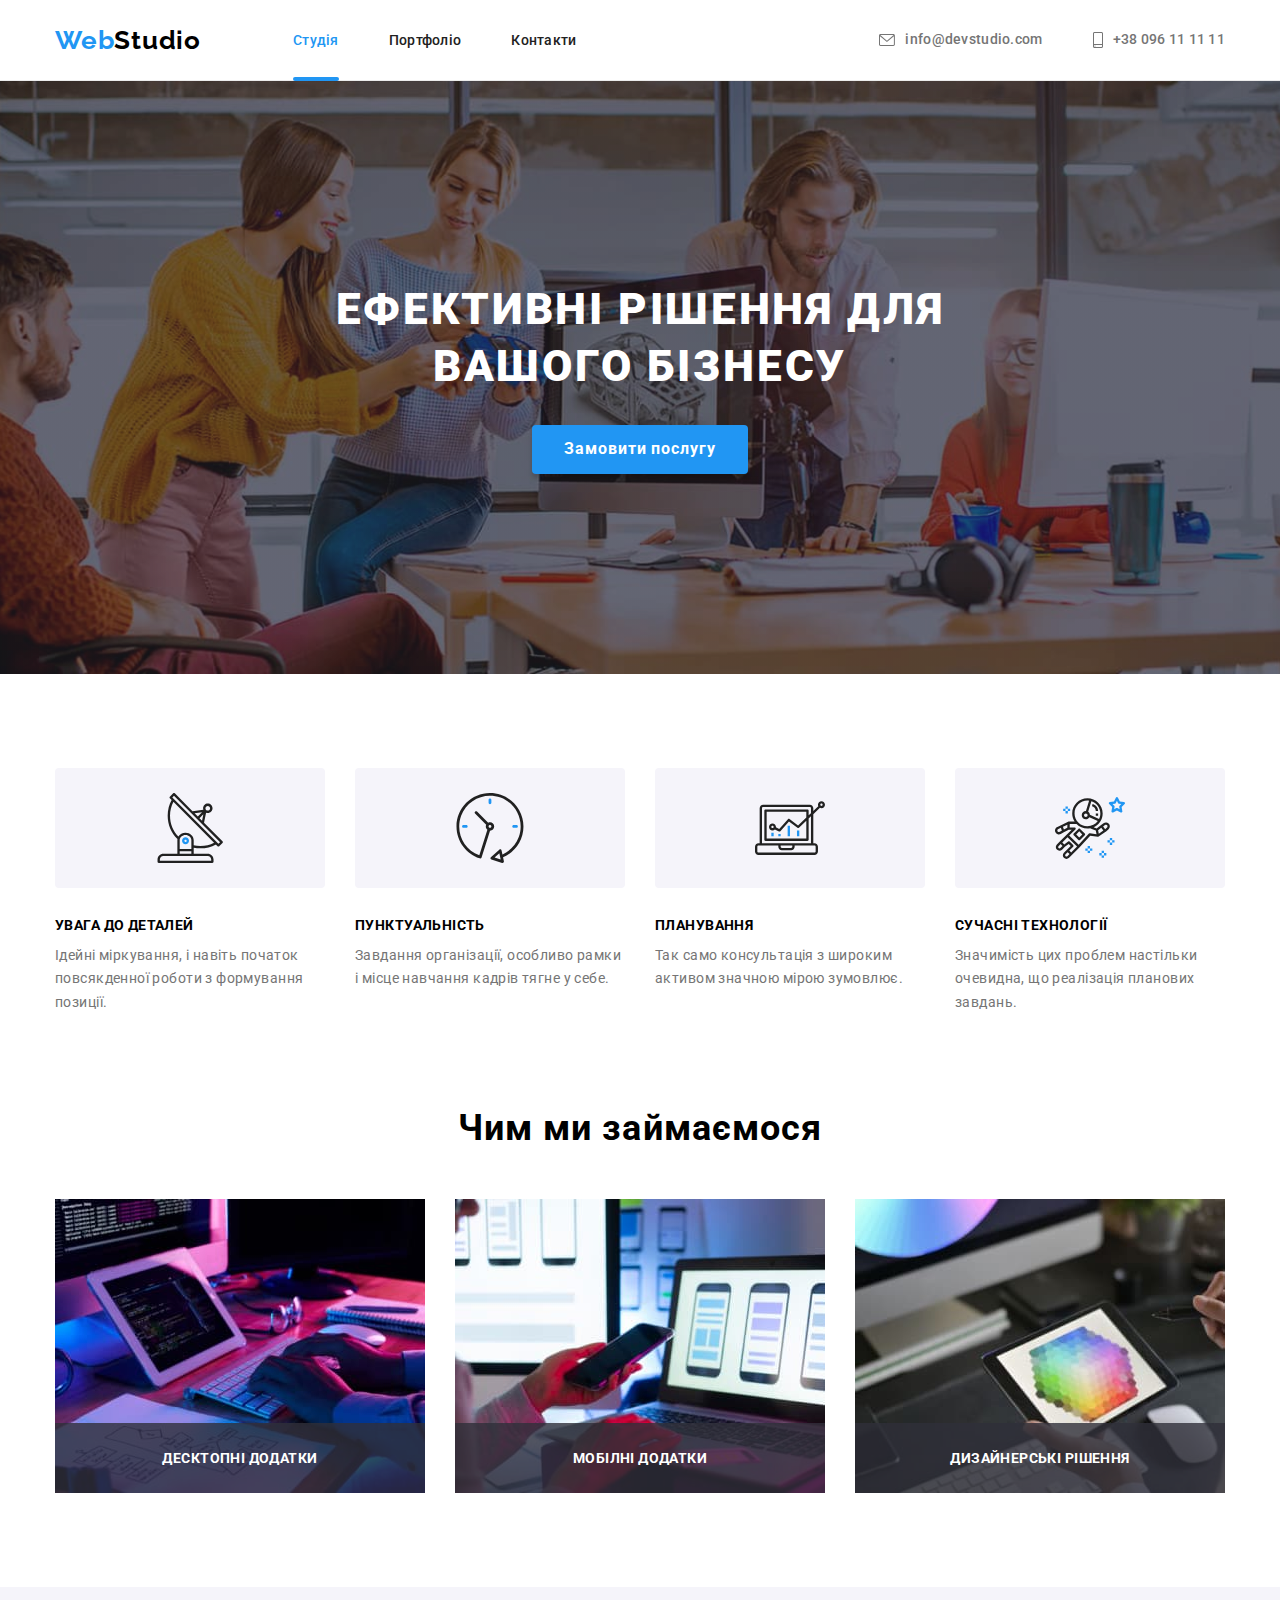
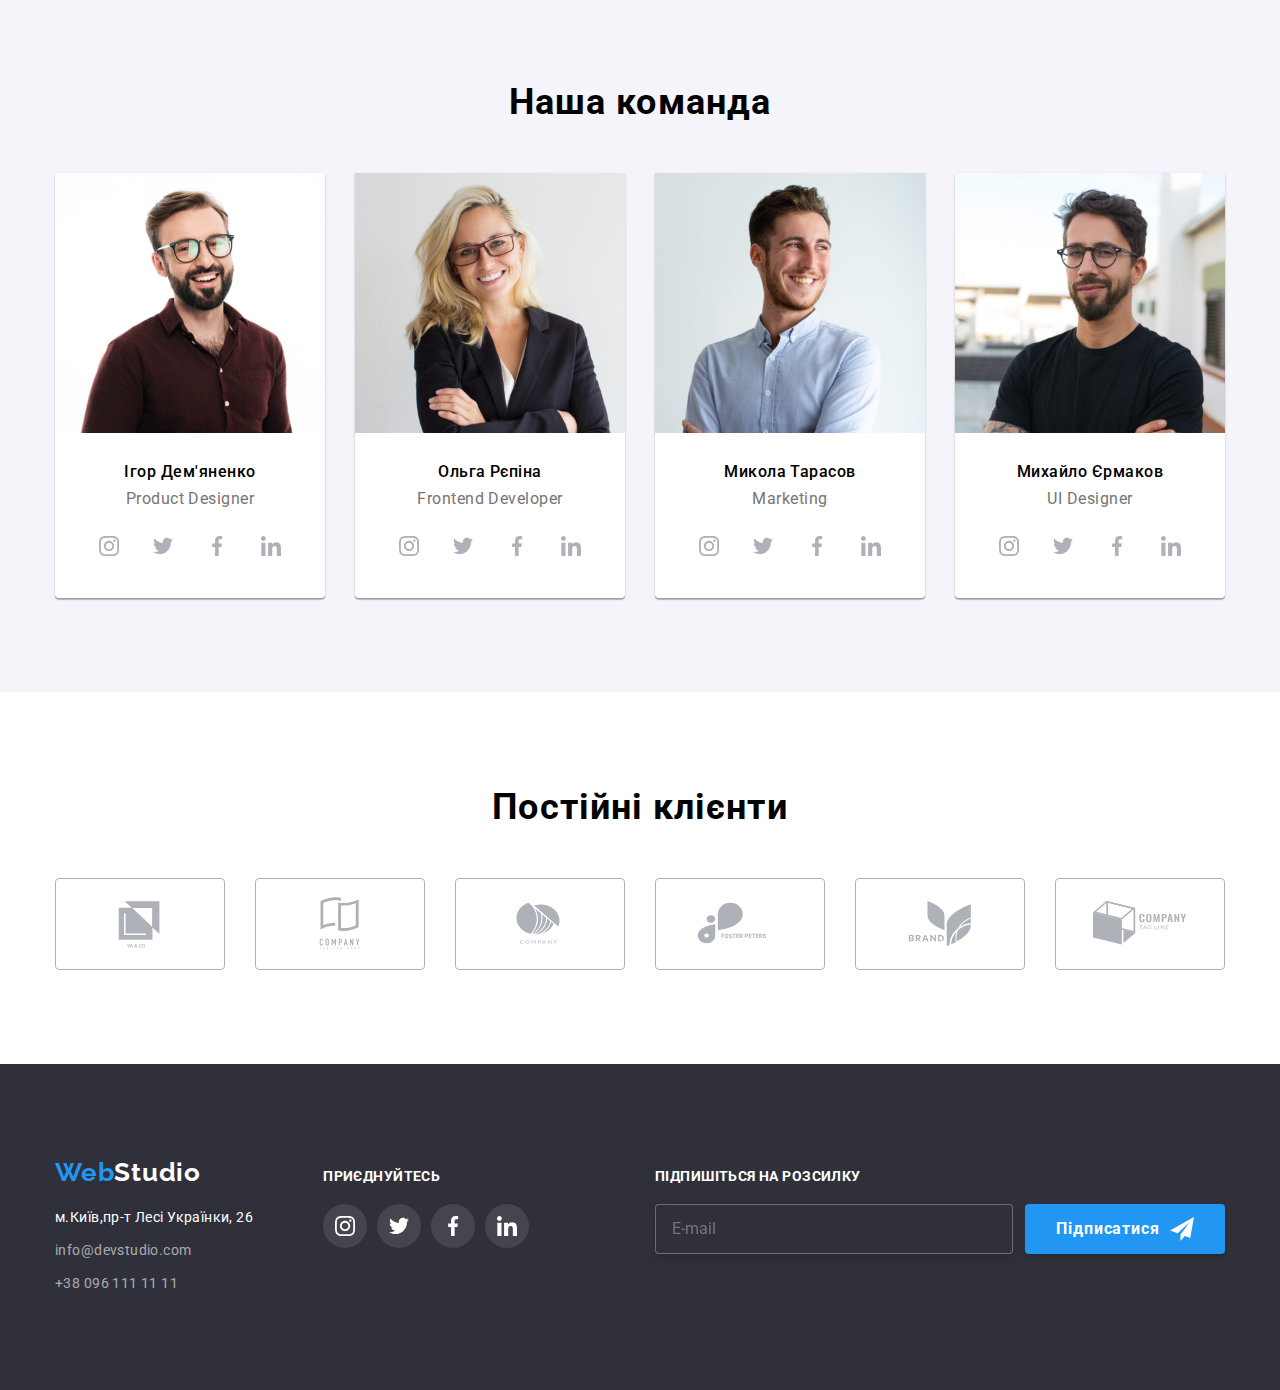
<file: index.html>
<!DOCTYPE html>
<html lang="uk">

<head>
    <meta charset="UTF-8">
    <meta http-equiv="X-UA-Compatible" content="IE=edge">
    <meta name="viewport" content="width=device-width, initial-scale=1.0">
    <link rel="preconnect" href="https://fonts.googleapis.com">
    <link rel="preconnect" href="https://fonts.gstatic.com" crossorigin>
    <link
        href="https://fonts.googleapis.com/css2?family=Raleway:wght@700&family=Roboto:wght@400;500;700;900&display=swap"
        rel="stylesheet">
    <link rel="stylesheet"
        href="https://cdnjs.cloudflare.com/ajax/libs/modern-normalize/1.0.0/modern-normalize.min.css" />
    <title>Студія</title>

    <link rel="stylesheet" href="styles/styles.css">

</head>


<body>

    <!--Верхушка сайта-->
    <header class="header">

        <div class="container header-container">
            <a class="site-logo" href="index.html"> <span class="logo-web">Web</span>Studio</a>

            <!--Навигация на другие страницы-->
            <nav>
                <ul class="site-nav-list">
                    <li class="site-nav-item">
                        <a href="index.html" class="nav-link current">Студія</a>
                    </li>
                    <li class="site-nav-item">
                        <a href="portfolio.html" class="nav-link">Портфоліо</a>
                    </li>
                    <li class="site-nav-item">
                        <a href="/" class="nav-link">Контакти</a>
                    </li>

                </ul>

            </nav>

            <!--Контакты-->
            <ul class="site-contacts-list">
                <li class="site-contacts-item">
                    <a href="mailto:info@devstudio.com" class="contacts">
                        <svg width="16" height="12">
                            <use href="./image/icons.svg#envelope"></use>
                        </svg>
                        info@devstudio.com
                    </a>
                </li>
                <li class="site-contacts-item">

                    <a href="tel:+380961111111" class="contacts">
                        <svg width="10" height="16">
                            <use href="./image/icons.svg#smartphone"></use>
                        </svg>
                        +38 096 11 11 11
                    </a>
                </li>
            </ul>
        </div>

    </header>

    <!--Основная часть сайта-->
    <main>

        <!--Герой-->
        <section class="hero">
            <div class="container hero-container">
                <h1 class="hero-text">Ефективні рішення для вашого бізнесу</h1>
                <button type="button" class="hero-button" data-modal-open>Замовити послугу</button>
            </div>
        </section>

        <!--Преимущества-->
        <section class="section">
            <div class="container">
                <h2 class="visually-hidden">Плюси</h2>

                <ul class="plus-list">
                    <li class="plus-list-item">
                        <div class="plus-header">
                            <svg class="icon-antenna" width="70" height="70">
                                <use href="./image/icons.svg#antenna"></use>
                            </svg>
                        </div>
                        <h3 class="plus-list-tittle">УВАГА ДО ДЕТАЛЕЙ</h3>
                        <p class="plus-list-discription">Ідейні міркування, і навіть початок повсякденної роботи з
                            формування
                            позиції.
                        </p>
                    </li>
                    <li class="plus-list-item">
                        <div class="plus-header">
                            <svg class="icon-clock" width="70" height="70">
                                <use href="./image/icons.svg#clock"></use>
                            </svg>
                        </div>
                        <h3 class="plus-list-tittle">ПУНКТУАЛЬНІСТЬ</h3>
                        <p class="plus-list-discription">Завдання організації, особливо рамки і місце навчання кадрів
                            тягне у
                            себе.
                        </p>
                    </li>
                    <li class="plus-list-item ">
                        <div class="plus-header">
                            <svg class="icon-diagram" width="70" height="70">
                                <use href="./image/icons.svg#diagram"></use>
                            </svg>
                        </div>
                        <h3 class="plus-list-tittle">ПЛАНУВАННЯ</h3>
                        <p class="plus-list-discription">Так само консультація з широким активом значною мірою зумовлює.
                        </p>

                    </li>
                    <li class="plus-list-item">
                        <div class="plus-header">
                            <svg class="icon-astronaut" width="70" height="70">
                                <use href="./image/icons.svg#astronaut"></use>
                            </svg>
                        </div>
                        <h3 class="plus-list-tittle">СУЧАСНІ ТЕХНОЛОГІЇ</h3>
                        <p class="plus-list-discription">Значимість цих проблем настільки очевидна, що реалізація
                            планових
                            завдань.
                        </p>
                    </li>
                </ul>
            </div>
        </section>


        <!--Чем мы занимаемся-->
        <section class="mission">
            <div class="container">
                <h2 class="mission-tittle">Чим ми займаємося</h2>

                <ul class="mission-list">
                    <li class="mission-list-item">
                        <div class="mission-thumb">
                            <img class="mission-thumb-img" src="image/keyboard.jpg" alt="Десктопні додатки" width="370"
                                height="294">
                            <h3 class="mission-thumb-text">Десктопні додатки</h3>
                        </div>
                    </li>
                    <li class="mission-list-item">
                        <div class="mission-thumb">
                            <img class="mission-thumb-img" src="image/phone.jpg" alt="Мобілні додатки" width="370"
                                height="294">
                            <h3 class="mission-thumb-text">Мобілні додатки</h3>
                        </div>
                    </li>
                    <li class="mission-list-item">
                        <div class="mission-thumb">
                            <img class="mission-thumb-img" src="image/ipad.jpg" alt="Дизайнерські рішення" width="370"
                                height="294">
                            <h3 class="mission-thumb-text">Дизайнерські рішення</h3>
                        </div>
                    </li>
                </ul>
            </div>

        </section>

        <!--Наша команда-->
        <section class="section team">
            <div class="container">
                <h2 class="team-tittle">Наша команда</h2>
                <ul class="team-list">
                    <li class="team-list-card">
                        <img src="image/imgigor.jpg" alt="фото" width="270" height="260">
                        <div class="team-card-content">
                            <h3 class="team-name">Ігор Дем'яненко</h3>
                            <p class="team-job" lang="en">Product Designer</p>
                            <ul class="team-social-list">
                                <li>
                                    <a href="" class="team-social-link">
                                        <svg class="team-social-icon" width="20" height="20">
                                            <use href="./image/icons.svg#instagram"></use>
                                        </svg>
                                    </a>
                                </li>
                                <li>
                                    <a href="" class="team-social-link">
                                        <svg class="team-social-icon" width="20" height="20">
                                            <use href="./image/icons.svg#twitter"></use>
                                        </svg>
                                    </a>
                                </li>
                                <li>
                                    <a href="" class="team-social-link">
                                        <svg class="team-social-icon" width="20" height="20">
                                            <use href="./image/icons.svg#facebook"></use>
                                        </svg>
                                    </a>
                                </li>
                                <li>
                                    <a href="" class="team-social-link">
                                        <svg class="team-social-icon" width="20" height="20">
                                            <use href="./image/icons.svg#linkedin"></use>
                                        </svg>
                                    </a>
                                </li>
                            </ul>
                        </div>
                    </li>
                    <li class="team-list-card">
                        <img src="image/imgolga.jpg" alt="фото" width="270" height="260">
                        <div class="team-card-content">
                            <h3 class="team-name">Ольга Рєпіна</h3>
                            <p class="team-job" lang="en">Frontend Developer</p>
                            <ul class="team-social-list">
                                <li>
                                    <a href="" class="team-social-link">
                                        <svg class="team-social-icon" width="20" height="20">
                                            <use href="./image/icons.svg#instagram"></use>
                                        </svg>
                                    </a>
                                </li>
                                <li>
                                    <a href="" class="team-social-link">
                                        <svg class="team-social-icon" width="20" height="20">
                                            <use href="./image/icons.svg#twitter"></use>
                                        </svg>
                                    </a>
                                </li>
                                <li>
                                    <a href="" class="team-social-link">
                                        <svg class="team-social-icon" width="20" height="20">
                                            <use href="./image/icons.svg#facebook"></use>
                                        </svg>
                                    </a>
                                </li>
                                <li>
                                    <a href="" class="team-social-link">
                                        <svg class="team-social-icon" width="20" height="20">
                                            <use href="./image/icons.svg#linkedin"></use>
                                        </svg>
                                    </a>
                                </li>
                            </ul>
                        </div>
                    </li>
                    <li class="team-list-card">
                        <img src="image/imgmikola.jpg" alt="фото" width="270" height="260">
                        <div class="team-card-content">
                            <h3 class="team-name">Микола Тарасов</h3>
                            <p class="team-job" lang="en">Marketing</p>
                            <ul class="team-social-list">
                                <li>
                                    <a href="" class="team-social-link">
                                        <svg class="team-social-icon" width="20" height="20">
                                            <use href="./image/icons.svg#instagram"></use>
                                        </svg>
                                    </a>
                                </li>
                                <li>
                                    <a href="" class="team-social-link">
                                        <svg class="team-social-icon" width="20" height="20">
                                            <use href="./image/icons.svg#twitter"></use>
                                        </svg>
                                    </a>
                                </li>
                                <li>
                                    <a href="" class="team-social-link">
                                        <svg class="team-social-icon" width="20" height="20">
                                            <use href="./image/icons.svg#facebook"></use>
                                        </svg>
                                    </a>
                                </li>
                                <li>
                                    <a href="" class="team-social-link">
                                        <svg class="team-social-icon" width="20" height="20">
                                            <use href="./image/icons.svg#linkedin"></use>
                                        </svg>
                                    </a>
                                </li>
                            </ul>
                        </div>
                    </li>
                    <li class="team-list-card">
                        <img src="image/imgmisha.jpg" alt="фото" width="270" height="260">
                        <div class="team-card-content">
                            <h3 class="team-name">Михайло Єрмаков</h3>
                            <p class="team-job" lang="en">UI Designer</p>
                            <ul class="team-social-list">
                                <li>
                                    <a href="" class="team-social-link">
                                        <svg class="team-social-icon" width="20" height="20">
                                            <use href="./image/icons.svg#instagram"></use>
                                        </svg>
                                    </a>
                                </li>
                                <li>
                                    <a href="" class="team-social-link">
                                        <svg class="team-social-icon" width="20" height="20">
                                            <use href="./image/icons.svg#twitter"></use>
                                        </svg>
                                    </a>
                                </li>
                                <li>
                                    <a href="" class="team-social-link">
                                        <svg class="team-social-icon" width="20" height="20">
                                            <use href="./image/icons.svg#facebook"></use>
                                        </svg>
                                    </a>
                                </li>
                                <li>
                                    <a href="" class="team-social-link">
                                        <svg class="team-social-icon" width="20" height="20">
                                            <use href="./image/icons.svg#linkedin"></use>
                                        </svg>
                                    </a>
                                </li>
                            </ul>
                        </div>
                    </li>

                </ul>
            </div>

        </section>

        <!-- Партнёры -->
        <section class="section partners">
            <div class="container">
                <h2 class="partners-tittle">Постійні клієнти</h2>
                <ul class="partners-list">
                    <li class="partners-list-item">
                        <a href="" class="partners-link">
                            <svg width="106" height="60" class="partners-icon">
                                <use href="./image/icons.svg#company0"></use>
                            </svg>
                        </a>
                    </li>
                    <li class="partners-list-item">
                        <a href="" class="partners-link">
                            <svg width="106" height="60" class="partners-icon">
                                <use href="./image/icons.svg#company1"></use>
                            </svg>
                        </a>
                    </li>
                    <li class="partners-list-item">
                        <a href="" class="partners-link">
                            <svg width="106" height="60" class="partners-icon">
                                <use href="./image/icons.svg#company2"></use>
                            </svg>
                        </a>
                    </li>
                    <li class="partners-list-item">
                        <a href="" class="partners-link">
                            <svg width="106" height="60" class="partners-icon">
                                <use href="./image/icons.svg#company3"></use>
                            </svg>
                        </a>
                    </li>
                    <li class="partners-list-item">
                        <a href="" class="partners-link">
                            <svg width="106" height="60" class="partners-icon">
                                <use href="./image/icons.svg#company4"></use>
                            </svg>
                        </a>
                    </li>
                    <li class="partners-list-item">
                        <a href="" class="partners-link">
                            <svg width="106" height="60" class="partners-icon">
                                <use href="./image/icons.svg#company5"></use>
                            </svg>
                        </a>
                    </li>
                </ul>
            </div>
        </section>
    </main>

    <!--Попка сайта-->
    <footer class="section footer">

        <div class="container footer-container">
            <div class="footer-contacts-box">
                <a class="footer-logo" href="index.html"> <span class="logo-web">Web</span>Studio</a>
                <address class="address">
                    <ul class="footer-list">
                        <li class="footer-list-item">
                            <a href="https://goo.gl/maps/LkYmeQknonZ3vXYK6" target="_blank" rel="noopener noreferrer"
                                class="map">м.Київ,пр-т Лесі Українки, 26</a>
                        </li>
                        <li class="footer-list-item">
                            <a href="mailto:info@devstudio.com" class="footer-contacts">info@devstudio.com</a>
                        </li>
                        <li class="footer-list-item">
                            <a href="tel:+380961111111" class="footer-contacts">+38 096 111 11 11</a>
                        </li>
                    </ul>
                </address>
            </div>

            <div class="footer-social">
                <p class="footer-social-tittle">приєднуйтесь</p>
                <ul class="footer-social-list">
                    <li>
                        <a href="" class="footer-social-link">
                            <svg width="20" height="20" class="footer-social-icon">
                                <use href="./image/icons.svg#instagram"></use>
                            </svg>
                        </a>
                    </li>
                    <li>
                        <a href="" class="footer-social-link">
                            <svg width="20" height="20" class="footer-social-icon">
                                <use href="./image/icons.svg#twitter"></use>
                            </svg>
                        </a>
                    </li>
                    <li>
                        <a href="" class="footer-social-link">
                            <svg width="20" height="20" class="footer-social-icon">
                                <use href="./image/icons.svg#facebook"></use>
                            </svg>
                        </a>
                    </li>
                    <li>
                        <a href="" class="footer-social-link">
                            <svg width="20" height="20" class="footer-social-icon">
                                <use href="./image/icons.svg#linkedin"></use>
                            </svg>
                        </a>
                    </li>
                </ul>
            </div>

            <div class="footer-form">
                <p class="footer-social-tittle">Підпишіться на розсилку</p>
                <div class="subscribe-form-box">
                    <form class="subscribe-form" name="subscribe" autocomplete="on">
                        <input class="subscribe-input" type="email" name="email" placeholder="E-mail" required>
                        <button class="subscribe-button" type="submit">Підписатися
                            <svg width="24" height="24">
                                <use href="./image/icons.svg#telegram"></use>
                            </svg>
                        </button>
                    </form>

                </div>
            </div>
        </div>
    </footer>

    <!-- Modal -->
    <div class="backdrop is-hidden" data-modal>
        <div class="modal">
            <button class="close-modal" data-modal-close>
                <svg class="icon-close-modal" width="18" height="18">
                    <use href="./image/icons.svg#close-modal"></use>
                </svg>
            </button>

            <p class="modal-title">Залиште свої дані, ми вам передзвонимо</p>
            <form class="recall-form" name="recall" autocomplete="on" novalidate>

                <div class="recall-box">
                    <label class="recall-label" for="name">Ім'я</label>
                    <input class="recall-input" id="name" type="text" name="name">
                    <svg class="icon-recall" width="18" height="18">
                        <use href="./image/icons.svg#modal-person"></use>
                    </svg>
                </div>
                <div class="recall-box">
                    <label class="recall-label" for="recall-number">Телефон</label>
                    <input class="recall-input" id="recall-number" type="tel" name="recall-number">
                    <svg class="icon-recall" width="18" height="18">
                        <use href="./image/icons.svg#modal-phone"></use>
                    </svg>
                </div>
                <div class="recall-box">
                    <label class="recall-label" for="recall-email">Пошта</label>
                    <input class="recall-input" id="recall-email" type="email" name="recall-email">
                    <svg class="icon-recall" width="18" height="18">
                        <use href="./image/icons.svg#modal-envelope"></use>
                    </svg>
                </div>
                <div class="recall-box">
                    <label class="recall-label" for="comment">Коментар</label>
                    <textarea class="recall-comment" name="comment" id="comment" cols="30" rows="8"
                        placeholder="Введіть текст"></textarea>
                </div>
                <div class="recall-checkbox">
                    <input class="checkbox-input visually-hidden" type="checkbox" name="checkbox" id="checkbox">
                    <label class="checkbox-label" for="checkbox">
                        <svg class="ok-icon" width="16" height="15">
                            <use href=" ./image/icons.svg#checkbox-checked"></use>
                        </svg>
                        <span class="privacy-text">Погоджуюся з розсилкою та приймаю <a class="privacy-link"
                                href="">Умови
                                договору</a></span></label>
                </div>
                <div class="submit-button-box">
                    <button class="modal-submit-button" type="submit">Відправити</button>

                </div>
            </form>
        </div>
    </div>

    <script src="./js/modal.js"></script>
</body>

</html>
</file>
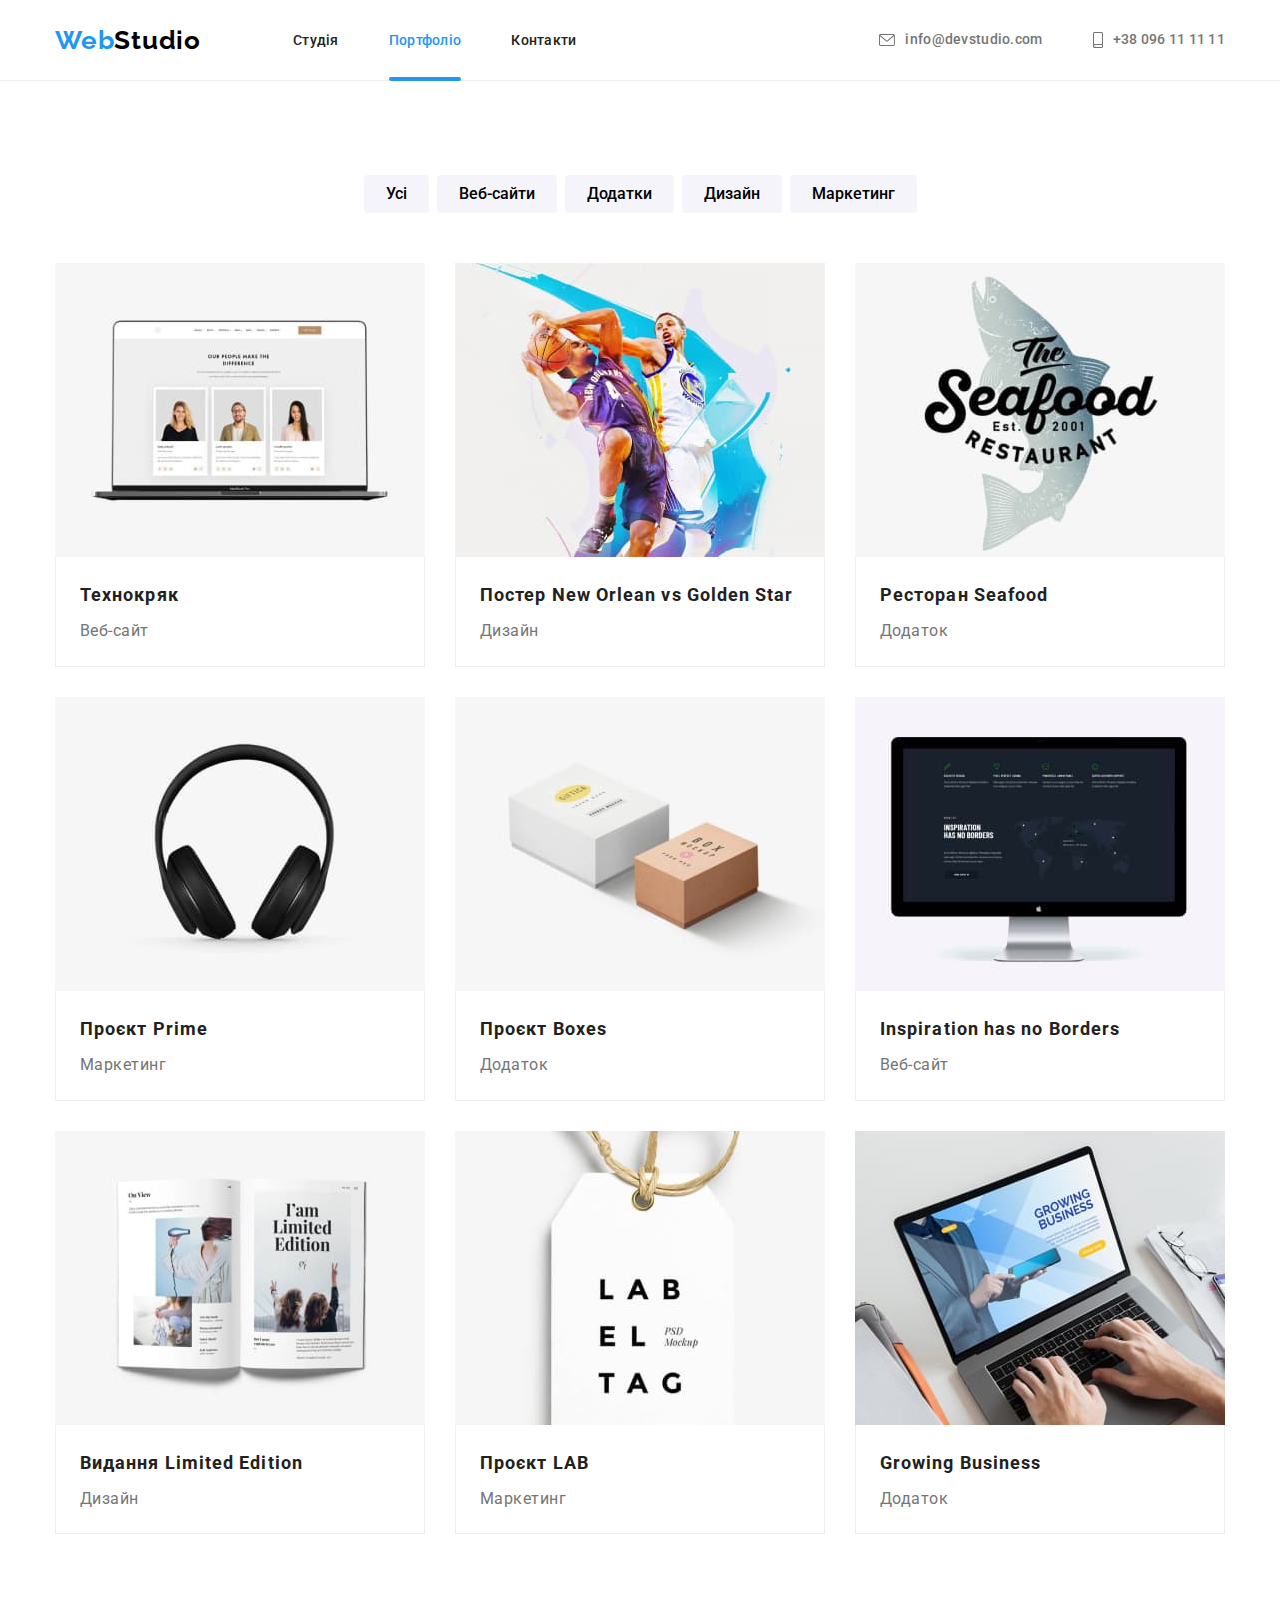
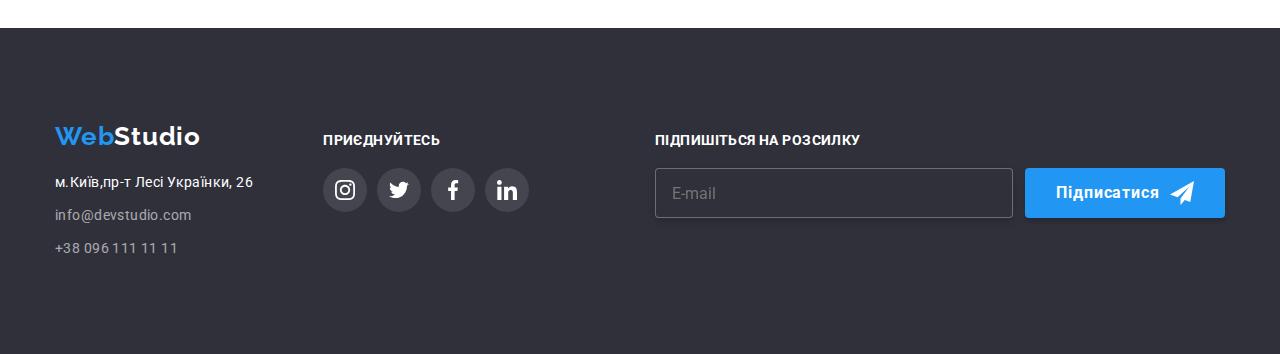
<file: portfolio.html>
<!DOCTYPE html>
<html lang="uk">

<head>
    <meta charset="UTF-8">
    <meta http-equiv="X-UA-Compatible" content="IE=edge">
    <meta name="viewport" content="width=device-width, initial-scale=1.0">
    <link rel="preconnect" href="https://fonts.googleapis.com">
    <link rel="preconnect" href="https://fonts.gstatic.com" crossorigin>
    <link
        href="https://fonts.googleapis.com/css2?family=Raleway:wght@700&family=Roboto:wght@400;500;700;900&display=swap"
        rel="stylesheet">
    <link rel="stylesheet"
        href="https://cdnjs.cloudflare.com/ajax/libs/modern-normalize/1.0.0/modern-normalize.min.css" />
    <title>Portfolio</title>

    <link rel="stylesheet" href="styles/styles.css">
</head>

<body>

    <!--Верхушка сайта-->
    <header class="header">

        <div class="container header-container">
            <a class="site-logo" href="index.html"> <span class="logo-web">Web</span>Studio</a>

            <!--Навигация на другие страницы-->
            <nav>
                <ul class="site-nav-list">
                    <li class="site-nav-item"><a href="index.html" class="nav-link">Студія</a></li>
                    <li class="site-nav-item"><a href="portfolio.html" class="nav-link current">Портфоліо</a></li>
                    <li class="site-nav-item"><a href="/" class="nav-link">Контакти</a></li>

                </ul>

            </nav>

            <!--Контакты-->
            <ul class="site-contacts-list">
                <li class="site-contacts-item">
                    <a href="mailto:info@devstudio.com" class="contacts">
                        <svg width="16" height="12">
                            <use href="./image/icons.svg#envelope"></use>
                        </svg>
                        info@devstudio.com
                    </a>
                </li>
                <li class="site-contacts-item">

                    <a href="tel:+380961111111" class="contacts">
                        <svg width="10" height="16">
                            <use href="./image/icons.svg#smartphone"></use>
                        </svg>
                        +38 096 11 11 11
                    </a>
                </li>
            </ul>
        </div>

    </header>

    <!--Основная часть сайта-->
    <main>

        <section class="section">
            <div class="container">
                <!--Фильтры-->

                <h1 class="visually-hidden">Проекты</h1>

                <ul class="filter-list">
                    <li class="filter-list-item"><button type="button" class="filter-list-button">Усі</button></li>
                    <li class="filter-list-item"><button type="button" class="filter-list-button">Веб-сайти</button>
                    </li>
                    <li class="filter-list-item"><button type="button" class="filter-list-button">Додатки</button></li>
                    <li class="filter-list-item"><button type="button" class="filter-list-button">Дизайн</button></li>
                    <li class="filter-list-item"><button type="button" class="filter-list-button">Маркетинг</button>
                    </li>
                </ul>

                <!--Проэкты-->

                <ul class="projects-list">
                    <li class="projects-list-item">
                        <a href="" class="projects-list-link">
                            <div class="overlay-box">
                                <img src="image/imgsite.jpg" alt="Сайт" width="370" height="294">
                                <div class="projects-overlay">
                                    <p class="overlay-text">Ресурс пропонує комплексні пропозиції з різним рівнем
                                        функціоналу та сервісів. Все це дозволить відвідувачу отримати
                                        вичерпні відомості про компанію чи приватну особу.</p>
                                </div>
                            </div>

                            <div class="projects-box">
                                <h2 class="projects-list-tittle">Технокряк</h2>
                                <p class="projects-list-text">Веб-сайт</p>
                            </div>

                        </a>
                    </li>
                    <li class="projects-list-item">
                        <a href="" class="projects-list-link">
                            <div class="overlay-box">
                                <img src="image/imgposter.jpg" alt="Постер" width="370" height="294">
                                <div class="projects-overlay">
                                    <p class="overlay-text">Не знаю що сюди писати</p>
                                </div>
                            </div>
                            <div class="projects-box">
                                <h2 class="projects-list-tittle">Постер New Orlean vs Golden Star</h2>
                                <p class="projects-list-text">Дизайн</p>
                            </div>
                        </a>
                    </li>
                    <li class="projects-list-item">
                        <a href="" class="projects-list-link">
                            <div class="overlay-box">
                                <img src="image/imgrestaurant.jpg" alt="Ресторан" width="370" height="294">
                                <div class="projects-overlay">
                                    <p class="overlay-text">Не знаю що сюди писати</p>
                                </div>
                            </div>
                            <div class="projects-box">
                                <h2 class="projects-list-tittle">Ресторан Seafood</h2>
                                <p class="projects-list-text">Додаток</p>
                            </div>
                        </a>
                    </li>
                    <li class="projects-list-item">
                        <a href="" class="projects-list-link">
                            <div class="overlay-box">
                                <img src="image/imgheadphones.jpg" alt="Навушники" width="370" height="294">
                                <div class="projects-overlay">
                                    <p class="overlay-text">Не знаю що сюди писати</p>
                                </div>
                            </div>
                            <div class="projects-box">
                                <h2 class="projects-list-tittle">Проєкт Prime</h2>
                                <p class="projects-list-text">Маркетинг</p>
                            </div>
                        </a>
                    </li>
                    <li class="projects-list-item">
                        <a href="" class="projects-list-link">
                            <div class="overlay-box">
                                <img src="image/imgboxes.jpg" alt="коробки" width="370" height="294">
                                <div class="projects-overlay">
                                    <p class="overlay-text">Не знаю що сюди писати</p>
                                </div>
                            </div>
                            <div class="projects-box">
                                <h2 class="projects-list-tittle">Проєкт Boxes</h2>
                                <p class="projects-list-text">Додаток</p>
                            </div>
                        </a>
                    </li>
                    <li class="projects-list-item">
                        <a href="" class="projects-list-link">
                            <div class="overlay-box">
                                <img src="image/imgmac.jpg" alt="Веб-сторінка" width="370" height="294">
                                <div class="projects-overlay">
                                    <p class="overlay-text">Не знаю що сюди писати</p>
                                </div>
                            </div>
                            <div class="projects-box">
                                <h2 class="projects-list-tittle">Inspiration has no Borders</h2>
                                <p class="projects-list-text">Веб-сайт</p>
                            </div>
                        </a>
                    </li>
                    <li class="projects-list-item">
                        <a href="" class="projects-list-link">
                            <div class="overlay-box">
                                <img src="image/imgbook.jpg" alt="Книга" width="370" height="294">
                                <div class="projects-overlay">
                                    <p class="overlay-text">Не знаю що сюди писати</p>
                                </div>
                            </div>
                            <div class="projects-box">

                                <h2 class="projects-list-tittle">Видання Limited Edition</h2>
                                <p class="projects-list-text">Дизайн</p>
                            </div>
                        </a>
                    </li>
                    <li class="projects-list-item">

                        <a href="" class="projects-list-link">
                            <div class="overlay-box">
                                <img src="image/imglab.jpg" alt="Бірка" width="370" height="294">
                                <div class="projects-overlay">
                                    <p class="overlay-text">Не знаю що сюди писати</p>
                                </div>
                            </div>
                            <div class="projects-box">
                                <h2 class="projects-list-tittle">Проєкт LAB</h2>
                                <p class="projects-list-text">Маркетинг</p>
                            </div>
                        </a>
                    </li>
                    <li class="projects-list-item">
                        <a href="" class="projects-list-link">
                            <div class="overlay-box">
                                <img src="image/imgbussines.jpg" alt="Веб-сторінка" width="370" height="294">
                                <div class="projects-overlay">
                                    <p class="overlay-text">Не знаю що сюди писати</p>
                                </div>
                            </div>

                            <div class="projects-box">
                                <h2 class="projects-list-tittle">Growing Business</h2>
                                <p class="projects-list-text">Додаток</p>
                            </div>
                        </a>
                    </li>
                </ul>
            </div>
        </section>

    </main>

    <!--Попка сайта-->
    <footer class="section footer">

        <div class="container footer-container">
            <div class="footer-contacts-box">
                <a class="footer-logo" href="index.html"> <span class="logo-web">Web</span>Studio</a>
                <address class="address">
                    <ul class="footer-list">
                        <li class="footer-list-item">
                            <a href="https://goo.gl/maps/LkYmeQknonZ3vXYK6" target="_blank" rel="noopener noreferrer"
                                class="map">м.Київ,пр-т Лесі Українки, 26</a>
                        </li>
                        <li class="footer-list-item">
                            <a href="mailto:info@devstudio.com" class="footer-contacts">info@devstudio.com</a>
                        </li>
                        <li class="footer-list-item">
                            <a href="tel:+380961111111" class="footer-contacts">+38 096 111 11 11</a>
                        </li>
                    </ul>
                </address>
            </div>

            <div class="footer-social">
                <p class="footer-social-tittle">приєднуйтесь</p>
                <ul class="footer-social-list">
                    <li>
                        <a href="" class="footer-social-link">
                            <svg width="20" height="20" class="footer-social-icon">
                                <use href="./image/icons.svg#instagram"></use>
                            </svg>
                        </a>
                    </li>
                    <li>
                        <a href="" class="footer-social-link">
                            <svg width="20" height="20" class="footer-social-icon">
                                <use href="./image/icons.svg#twitter"></use>
                            </svg>
                        </a>
                    </li>
                    <li>
                        <a href="" class="footer-social-link">
                            <svg width="20" height="20" class="footer-social-icon">
                                <use href="./image/icons.svg#facebook"></use>
                            </svg>
                        </a>
                    </li>
                    <li>
                        <a href="" class="footer-social-link">
                            <svg width="20" height="20" class="footer-social-icon">
                                <use href="./image/icons.svg#linkedin"></use>
                            </svg>
                        </a>
                    </li>
                </ul>
            </div>

            <div class="footer-form">
                <p class="footer-social-tittle">Підпишіться на розсилку</p>
                <div class="subscribe-form-box">
                    <form class="subscribe-form" name="subscribe-form" autocomplete="on" novalidate>
                        <label for="footer-mail"></label>
                        <input class="subscribe-input" id="footer-mail" type="email" name="email" placeholder="E-mail"
                            required>
                        <button class="subscribe-button" type="submit"><span>Підписатися</span>
                            <svg width="24" height="24">
                                <use href="./image/icons.svg#telegram"></use>
                            </svg>
                        </button>
                    </form>

                </div>
            </div>
        </div>
    </footer>



</body>

</html>
</file>
<file: styles/styles.css>
:root {
    --brand-color: #2196F3;
    --discription: #757575;
    --dark-font: #2F303A;
    --white: #FFFFFF;
    --gray-font: #F5F4FA;
    --balck: #212121;
    --team-social-link: #AFB1B8;
 
}




/* body */
body{
    font-family: 'Roboto', sans-serif;
    background: var(--white);
}

ul{
    list-style: none;
    padding: 0;
    margin: 0;
}

.container{ 
    width: 1200px;
    padding: 0 15px;
    margin: 0 auto;
}

.section{
padding: 94px 0;
}

h1,h2,h3,h4,p{
    margin: 0;
}

.visually-hidden {
    position: absolute;
    white-space: nowrap;
    width: 1px;
    height: 1px;
    overflow: hidden;
    border: 0;
    padding: 0;
    clip: rect(0 0 0 0);
    clip-path: inset(50%);
    margin: -1px;
}

img{
    display: block;
}




/* header */ 
 .header{
    border-bottom-width: 1px;
        border-bottom-style: solid;
        border-bottom-color: #ECECEC;
 }

 .header-container{
    display: flex;
    align-items: center;
    
 }

 .site-logo{
    font-family: 'Raleway';
        font-style: normal;
        font-weight: 700;
        font-size: 26px;
        line-height: calc(31/26);
        color: #000000;
        padding: 24px 0;

        
    
        letter-spacing: 0.03em;
        text-decoration: none
        
 }
 .logo-web{
    color: var(--brand-color);

 }
 
 
 /* Навигация на другие страницы */
 .site-nav-list{
    display: flex;
    margin-left: 92px;
 }

 .site-nav-item{
    position: relative;
 }
 
 .site-nav-item:not(:first-child){
    margin-left: 50px;
    
 }

 .nav-link{
    padding: 32px 0;
    display: block;
    font-weight: 500;
    font-size: 14px;
    line-height: calc(16/14);
    letter-spacing: 0.02em;
    color: var(--balck);
    text-decoration: none;
    transition: color 250ms cubic-bezier(0.4, 0, 0.2, 1);
 }

 .nav-link::after{
    content: "";
    width: 100%;
    height: 4px;
    border-radius: 2px;
    background-color: transparent;
    position:absolute;
    bottom: -1px;
    left: 0;
    transition: background-color 250ms cubic-bezier(0.4, 0, 0.2, 1);
 }

.nav-link:hover::after,
.nav-link:focus::after{
    
    background-color: var(--brand-color);
    
}

 .nav-link:hover,
 .nav-link:focus{
    color: var(--brand-color);
    cursor: pointer;

 }
 
 .nav-link.current{
    color: var(--brand-color);
 }

 .nav-link.current::after { 
     content: "";
     width: 100%;
     height: 4px;
     background: var(--brand-color);
     border-radius: 2px;
     position: absolute;
     bottom: -1px;
     left: 0;
 }
 
 /* Контакты */
 
 .site-contacts-list{
    display: flex;
    margin-left: auto;
 }
 
 
 .site-contacts-item:not(:first-child){
    margin-left: 50px;
 }
 
 .contacts{
    display: flex;
    align-items: center;
    gap: 10px;
    padding: 32px 0;
        font-weight: 500;
        font-size: 14px;
        line-height: 1.1;
        letter-spacing: 0.02em;
        color: var(--discription);
        text-decoration: none;
        fill: var(--discription);
        transition: color 250ms cubic-bezier(0.4, 0, 0.2, 1), fill 250ms cubic-bezier(0.4, 0, 0.2, 1) ;
        
        
 }
 
 .contacts:hover,
 .contacts:focus{
    color: var(--brand-color);
    fill: var(--brand-color);
    
}

/* Main */

/* Герой */
.hero {    
    padding: 200px 0 ;
    max-width: 1600px;
    margin: 0 auto;
    background-color: var(--dark-font);
    background-image: linear-gradient(to top, rgba(47, 48, 58, 0.4), rgba(47, 48, 58, 0.4)),
    url(../image/mainfont.jpg);
    background-position: center;
    background-size: cover;



}

.hero-container{
    text-align: center;
}

.hero-text{
width: 696px;
    font-weight: 900;
    font-size: 44px;
    line-height: 1.3;
    margin: auto;
    


    text-align: center;
    letter-spacing: 0.06em;
    text-transform: uppercase;

    color: var(--white);
}

.hero-button:hover,
.hero-button:focus{
    background-color: #188CE8;
    cursor: pointer;
}

.hero-button{

    font-weight: 700;
    font-size: 16px;
    line-height: 1.8;
    letter-spacing: 0.06em;
    color: var(--white);
    background: var(--brand-color);
    box-shadow: 0px 4px 4px rgba(0, 0, 0, 0.15);
    border-radius: 4px;
    border: 0;
    padding: 10px 32px;
    margin-top: 30px;
    transition: background-color 250ms cubic-bezier(0.4, 0, 0.2, 1);

}

/* Преимущества */

.plus-list{
    display: flex;
    gap: 30px;
}

.plus-list-item{
    flex-basis: 270px;
}

.plus-header{
background: #F5F4FA;
    border-radius: 4px;
    height: 120px;
    display: flex;
    justify-content: center;
    align-items: center;
}


.plus-list-tittle{
    
        font-weight: 700;
        font-size: 14px;
        line-height: 1.1;
        letter-spacing: 0.03em;
        text-transform: uppercase;
        margin-top: 30px;
    
        
}

.plus-list-discription {

    font-size: 14px;
    line-height: 1.7;
    letter-spacing: 0.03em;
    color: var(--discription);
    margin-top: 10px;
}
        
  /* Чем мы занимаемся */

.mission{
    padding-bottom: 94px;
}

 .mission-tittle{
        font-size: 36px;
        line-height: 1.1;
        text-align: center;
        letter-spacing: 0.03em;
}

 .mission-list{
    display: flex;
    margin-top: 50px;
}
 .mission-list-item:nth-child(n + 2){
    margin-left: 30px;
}

.mission-thumb{
    position: relative;
    justify-content: center;
    align-items: center;

}

.mission-thumb-img{
    display: block;
        max-width: 100%;
        height: auto;
}

.mission-thumb-text{
    position: absolute;
    left: 0;
    bottom: 0;
    background: rgba(47, 48, 58, 0.8);
    width: 100%;
    padding: 27px 0;

    font-weight: 700;
        font-size: 14px;
        line-height: calc(16/14);
        text-align: center;
        letter-spacing: 0.03em;
        text-transform: uppercase;
    
        color: var(--white);
}

/* Наша команда */
.team{
    background: var(--gray-font);
    text-align: center;
}

.team-tittle{
font-size: 36px;
    line-height: 42px;
    text-align: center;
    letter-spacing: 0.03em;
}


.team-list {
    display: flex;
    margin-top: 50px;
    gap: 30px;
}


.team-list-card{
    background: #FFFFFF;
    flex-basis: 270px;
        /* material shadow v1 */
    
        box-shadow: 0px 1px 3px rgba(0, 0, 0, 0.12), 0px 1px 1px rgba(0, 0, 0, 0.14), 0px 2px 1px rgba(0, 0, 0, 0.2);
        border-radius: 0px 0px 4px 4px;
}

.team-card-content{
    padding: 30px 0;
}

.team-name{
    font-weight: 500;
    font-size: 16px;
    line-height: 1.1;   
    letter-spacing: 0.03em;
}

.team-job{
    
    line-height: 1.1;
    letter-spacing: 0.03em;
    color: var(--discription);
    margin-top: 10px;
}

/* Ссылки на соц */

.team-social-list{
    display: flex;
    justify-content: center;
    gap: 10px;
    margin-top: 16px;
}

.team-social-link {
    display: flex;
    height: 44px;
    width: 44px;
    justify-content: center;
    align-items: center;
    color: var(--team-social-link);

    border-radius: 50%;
    transition: background-color 250ms cubic-bezier(0.4, 0, 0.2, 1),
    color 250ms cubic-bezier(0.4, 0, 0.2, 1);

}

.team-social-link:hover,
.team-social-link:focus{
    background-color: var(--brand-color);
    color: var(--white);
}

.team-social-icon{
    fill: currentColor;
}

/* Партнёры */

.partners{
    text-align: center;
}

.partners-tittle{
    Font-size: 36px;
        line-height: calc(42/36);
        letter-spacing: 0.03em;
}

.partners-list{
    display: flex;
   width: 1170px;
    margin-top: 50px;
    gap: 30px;
    
    
}

.partners-list-item{
    width: 170px;
    height: 92px;
    

}

.partners-link{
   display: flex;
   justify-content: center;
   align-items: center;
   height: 100%;
   color: var(--team-social-link);
   border: 1px solid var(--team-social-link);
   border-radius: 4px;
   transition: color 250ms cubic-bezier(0.4, 0, 0.2, 1),
border-color 250ms cubic-bezier(0.4, 0, 0.2, 1);
}

.partners-link:hover,
.partners-link:focus{
    border-color: var(--brand-color);
    color: var(--brand-color);
    outline: transparent;
}

.partners-icon{
    display: block;
    fill: currentColor;
  
}




/* Попка сайта */

.footer{
    background: var(--dark-font);
    align-self: baseline;
   
}

.footer-container{
    display: flex;
    align-items: baseline;
   
}



.footer-logo {
    font-family: 'Raleway';
    font-style: normal;
    font-weight: 700;
    font-size: 26px;
    line-height: 1.1;


    letter-spacing: 0.03em;

    color: var(--white);
    text-decoration: none;
}

.address{
    font-style: normal;
    margin-top: 20px;
}


.footer-list-item:not(:first-child){
margin-top: 9px;
}

.map {
   
        font-size: 14px;
        line-height: 1.7;
    
        letter-spacing: 0.03em;
    
        color: var(--white);
        text-decoration: none;
        transition: color 250ms cubic-bezier(0.4, 0, 0.2, 1);
        
}

.map:hover,
.map:focus{
    color: var(--brand-color);
    cursor: pointer;
}

.footer-contacts{
    
   padding: auto 0;
        font-size: 14px;
        font-style: normal;
        line-height: 1.7;
        letter-spacing: 0.03em;
    
        color: rgba(255, 255, 255, 0.6);
        text-decoration: none;
        transition: color 250ms cubic-bezier(0.4, 0, 0.2, 1);
}

.footer-contacts:hover,
.footer-contacts:focus{
    cursor: pointer;
    color: var(--brand-color);
}


/* Social */

.footer-social{
    margin-left: 70px;
  
    
}

.footer-social-tittle{
    font-weight: 700;
        font-size: 14px;
        line-height: calc(16/14);
        letter-spacing: 0.03em;
        text-transform: uppercase;
    
        color: var(--white);
}

.footer-social-list{
    display: flex;
    width: 206px;
    margin-top: 20px;
    gap: 10px;
}

.footer-social-link{
    display:block;
    padding:12px;
    background-color: rgba(255, 255, 255, 0.1);
    border-radius: 50%;
    transition: background-color 250ms cubic-bezier(0.4, 0, 0.2, 1);
}

.footer-social-link:hover,   
.footer-social-link:focus{
background-color: var(--brand-color)
}


.footer-social-icon{
    display: block;
    fill: var(--white);
}


/* Footer Form */

.footer-form{
    margin-left: auto;
    
}

.subscribe-form-box{
    margin-top: 20px;
}


.subscribe-form{
 display: flex;
}


.subscribe-input{
    width: 358px;
    height: 50px;
    padding-left: 16px;
    background-color: var(--dark-font);
    color: var(--white);
border: 1px solid rgba(255, 255, 255, 0.3);
    filter: drop-shadow(0px 4px 4px rgba(0, 0, 0, 0.15));
    border-radius: 4px;
}

.subscribe-button{
    display: inline-flex;
     gap: 10px;
     justify-content: center;
     align-items: center;

    width: 200px;
    margin-left: 12px;

    background: var(--brand-color);
    color: var(--white);
    border: none;
    box-shadow: 0px 4px 4px rgba(0, 0, 0, 0.15);
    border-radius: 4px;

    font-weight: 700;
    
        line-height: calc(30/16);
        letter-spacing: 0.06em;
            
    transition: background-color 250ms cubic-bezier(0.4, 0, 0.2, 1);

           
}

.subscribe-button:hover,
.subscribe-button:focus{
    background-color: #188CE8;
        cursor: pointer;
        
}


/* !!Modal!! */

.backdrop{
    position:fixed;
    width: 100%;
    height: 100%;
    top: 0;
    left: 0;
    background-color: rgba(0, 0, 0, 0.2);;
    
    opacity: 1;
    transition: opacity 250ms cubic-bezier(0.4, 0, 0.2, 1);
}

.backdrop.is-hidden{
    opacity: 0;
    pointer-events: none;
}

.backdrop.is-hidden .modal{
    transform: translateY(-50%) translateX(-150%) scale(0.5) ;

}

.modal{
    position: absolute;
    left: 50%;
    top: 50%;
    transform: translateY(-50%) translateX(-50%) scale(1);
    padding: 40px;

    min-width: 528px;
    min-height: 581px;
    background-color: var(--white);
    box-shadow: 0px 1px 3px rgba(0, 0, 0, 0.12), 0px 1px 1px rgba(0, 0, 0, 0.14), 0px 2px 1px rgba(0, 0, 0, 0.2);
        border-radius: 4px;
transition: transform 250ms cubic-bezier(0.4, 0, 0.2, 1);
}

.close-modal{
    position: absolute;
        width: 30px;
        height: 30px;
        top: 8px;
        right: 8px;
       padding:5px 0;
        
    
        background: var(--white);
        border: 1px solid rgba(0, 0, 0, 0.1);
        border-radius: 50%; 
}

.close-modal:hover{
    cursor: pointer;
}

.modal-title{

font-weight: 700;
    font-size: 20px;
    line-height: calc(23/20);
    text-align: center;
    letter-spacing: 0.03em;

    color: var(--balck);
}

/* Forms */

.recall-form{
    display: flex;
    flex-direction: column;
   
   
    margin-top: 12px;
    
    
}

.icon-recall{
    position: absolute;
    left: 12px;
    bottom: 11px;
    transition: fill 250ms cubic-bezier(0.4, 0, 0.2, 1);
    
}

.recall-box{
    display: flex;
    flex-direction: column;
    position: relative;
    margin-bottom: 10px;
}

.recall-box:nth-child(4){
    margin-bottom: 20px;
}

.recall-label{
    color: var(--discription);
    font-weight: 400;
        font-size: 12px;
        line-height: calc(14/12);
        /* identical to box height */
    
        letter-spacing: 0.01em;
        
}

.recall-input{
    width: auto;
    height: 40px;
    border: 1px solid rgba(33, 33, 33, 0.2);
        border-radius: 4px;
    padding-left: 41px;
    margin-top: 4px;
    transition: border-color 250ms cubic-bezier(0.4, 0, 0.2, 1) ;
}

.recall-input:focus{
    border-color: var(--brand-color);
    outline: none;
}

.recall-input:focus + .icon-recall{
    fill: var(--brand-color);
}

.recall-comment{
    height: 120px;
    margin-top: 4px;
    padding: 12px 16px;
    
        font-size: 12px;
        line-height: calc(14/12);
        letter-spacing: 0.01em;
        
        border: 1px solid rgba(33, 33, 33, 0.2);
        border-radius: 4px;

    transition: border-color 250ms cubic-bezier(0.4, 0, 0.2, 1);
}

.recall-comment:focus{
    border-color: var(--brand-color);
    outline: none;
}

.recall-checkbox{
    width: 423px;
    padding-left: 12px;;
}

.privacy-link{
    font-weight: 400;
        font-size: 14px;
        line-height: calc(24/14);
    
        letter-spacing: 0.03em;
       
    
        color: #2196F3;
}

.ok-icon{
    
    display: block;
    border: 2px solid var(--balck);
    fill: transparent;
    border-radius: 4px;

    transition: border 250ms cubic-bezier(0.4, 0, 0.2, 1),
    fill 250ms cubic-bezier(0.4, 0, 0.2, 1);
   
}

.checkbox-label{
    display: flex;
    align-items: center;
    font-weight: 400;
        font-size: 14px;
        line-height: calc(24/14);
        letter-spacing: 0.03em;
    
        color: var(--discription);
        cursor: pointer;

    
}

.privacy-text{
display: block;
margin-left: 7px;
}

.checkbox-input:checked + .checkbox-label .ok-icon{
    border: none;
    fill: var(--brand-color);
}

.modal-submit-button{
    width: 200px;
    height: 50px;
    background-color: var(--brand-color);
    box-shadow: 0px 4px 4px rgba(0, 0, 0, 0.15);
        border-radius: 4px;
        border: 0;

    font-size: 16px;
        font-weight: 700;
        line-height: calc(30/16);
        letter-spacing: 0.06em;
        color: var(--white);
    transition: background-color 250ms cubic-bezier(0.4, 0, 0.2, 1);
    
}

.modal-submit-button:hover,
.modal-submit-button:focus{
 background: #188CE8;
 cursor: pointer;
}
 

 .submit-button-box{
    padding-left: 124px;
    margin-top: 32px;
}


/* !!Portfolio!! */

/* Фильтры */

.filter-list{
    display: flex;
    justify-content: center;
    
}

.filter-list-item:not(:first-child){
    margin-left: 8px;
}

.filter-list-button {
    padding: 6px 22px;

    background-color: var(--gray-font);
   
    font-weight: 500;
    font-size: 16px;
    line-height: calc(26/16);

    border: none;
    border-radius: 4px;
    
    transition: color 250ms cubic-bezier(0.4, 0, 0.2, 1),
    background-color 250ms cubic-bezier(0.4, 0, 0.2, 1),
    box-shadow 250ms cubic-bezier(0.4, 0, 0.2, 1);

}

.filter-list-button:hover,
.filter-list-button:focus{
    background-color: var(--brand-color);
    color: #FFFFFF;
    cursor: pointer;
    box-shadow: 0px 3px 1px rgba(0, 0, 0, 0.1), 0px 1px 2px rgba(0, 0, 0, 0.08), 0px 2px 2px rgba(0, 0, 0, 0.12);
    
    
}

/* Проэкты */

.projects-list{
    display: flex;
        flex-wrap: wrap;
        gap: 30px;
        margin-top: 50px;
}

.projects-list-item{
    flex-basis: calc((100% - 60px) / 3);
   
}

.overlay-box{
    width: 370px;
    height: 294px;
    position: relative;
    overflow: hidden;
}

.projects-overlay{
    position: absolute;
        
    background-color:rgba(33, 150, 243, 0.9);
    width: 100%;
    height: 100%;
    left: 0;
    bottom: 0;

    transform: translateY(100%);
    transition: transform 250ms cubic-bezier(0.4, 0, 0.2, 1);

}

.projects-list-link:hover .projects-overlay,
.projects-list-link:focus .projects-overlay{
    transform: translateY(0);
}

.overlay-text{
    padding: 63px 24px;
    font-weight: 400;
        font-size: 18px;
        line-height: calc(28/18);
        letter-spacing: 0.03em;
        color: var(--white);
}

.projects-list-link{
    display: block;
    text-decoration: none;
    transition: box-shadow 250ms cubic-bezier(0.4, 0, 0.2, 1);
}

.projects-list-link:hover,
.projects-list-link:focus {
    outline: none;
    box-shadow: 0px 1px 1px rgba(0, 0, 0, 0.12), 0px 4px 4px rgba(0, 0, 0, 0.06), 1px 4px 6px rgba(0, 0, 0, 0.16);
}

.projects-box{
    border: 1px solid #EEEEEE;
    border-top: none;
    padding: 20px 24px;
    

}

.projects-list-tittle{
        font-size: 18px;
        line-height: 2;
        letter-spacing: 0.06em; 
        color: var(--balck);
        text-decoration: none;
        
}

.projects-list-text{
    margin-top: 4px;
        line-height: 1.8;
        letter-spacing: 0.03em;
        color: var(--discription);
}
</file>
